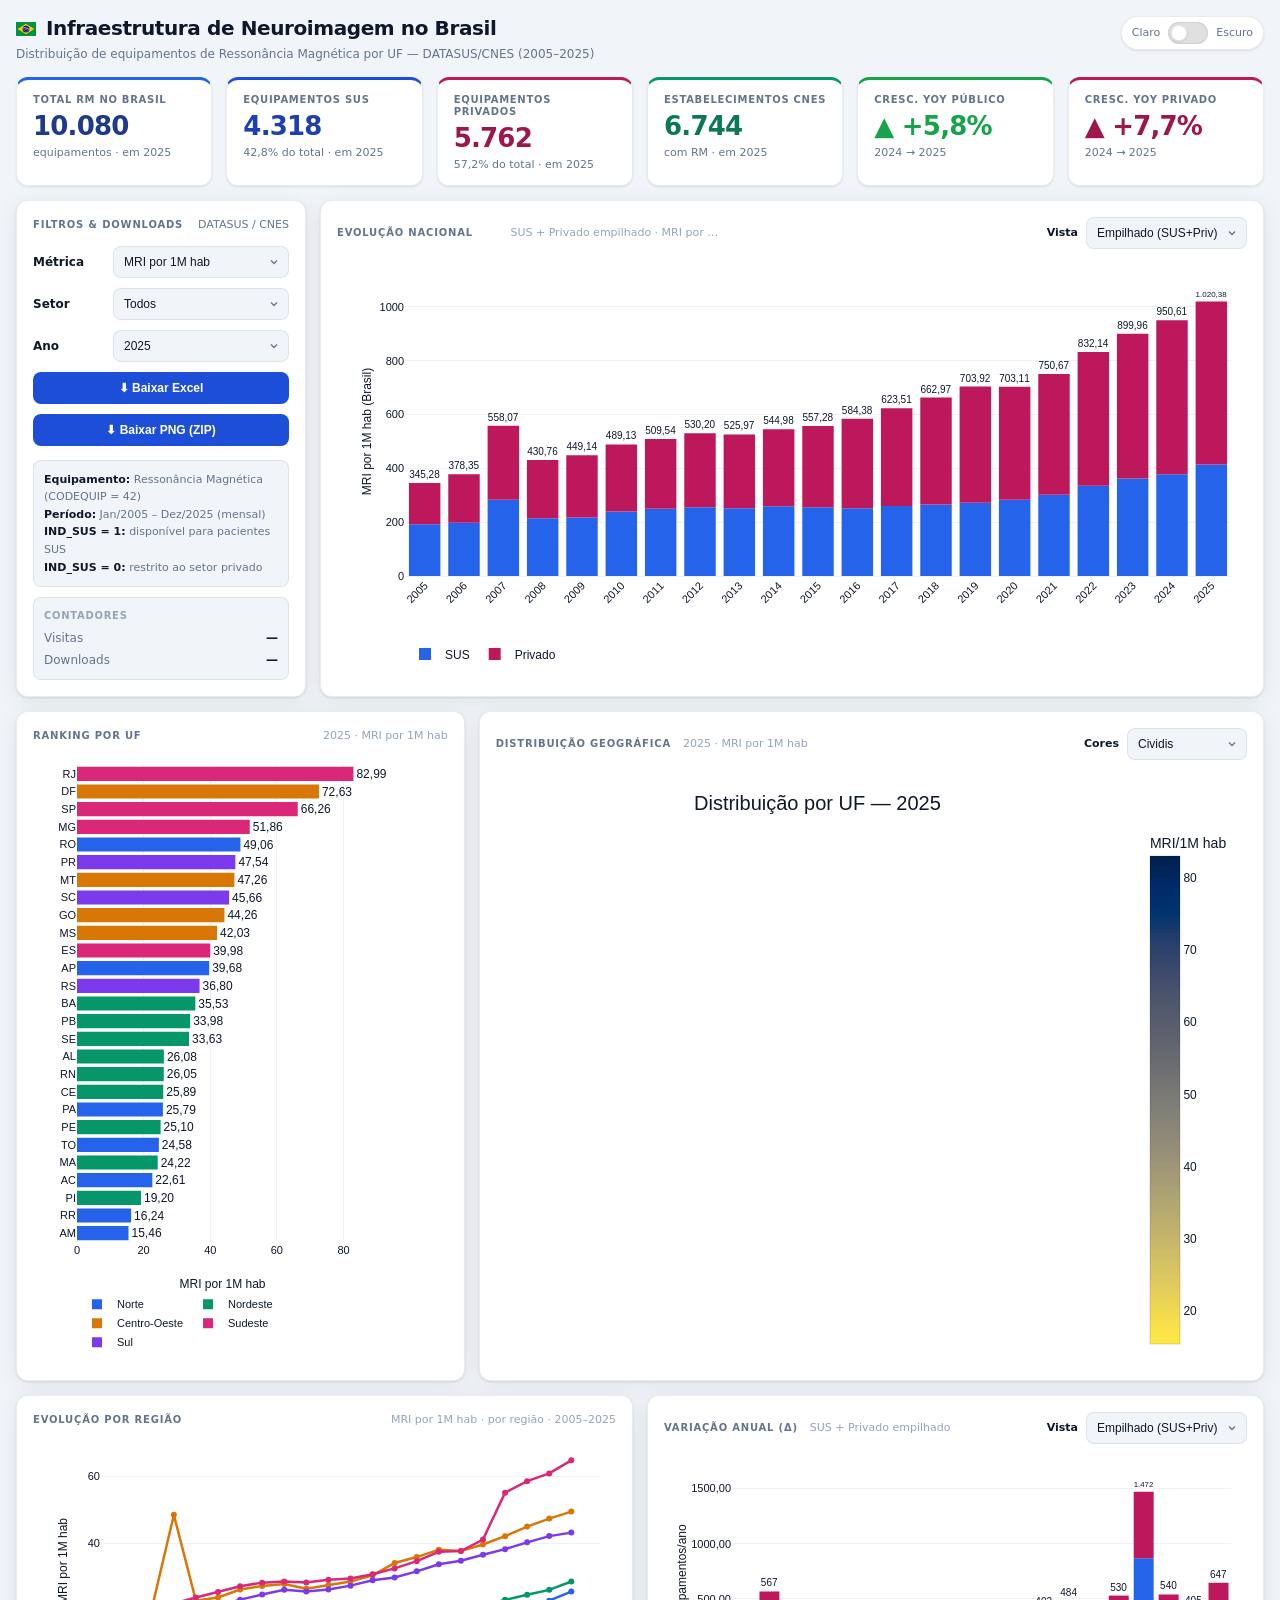
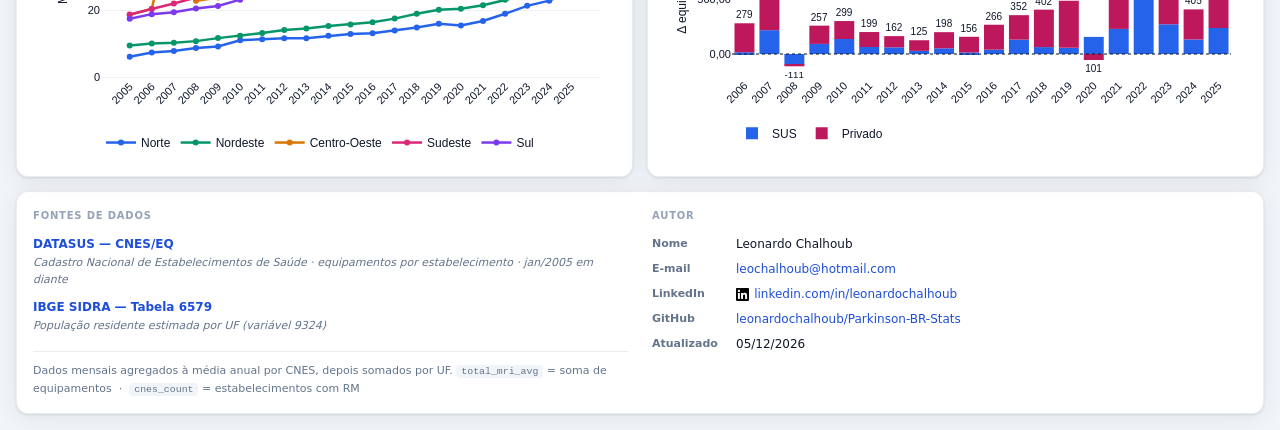
<file: docs/index.html>
<!doctype html>
<html lang="pt-BR">
  <head>
    <meta charset="UTF-8" />
    <meta name="viewport" content="width=device-width, initial-scale=1.0" />
    <title>Parkinson BR — Infraestrutura de Neuroimagem</title>
    <link rel="stylesheet" href="./styles.css" />
    <script src="https://cdn.plot.ly/plotly-2.35.2.min.js"></script>
    <script src="./vendor-xlsx.full.min.js"></script>
    <script src="./vendor-jszip.min.js"></script>
  </head>
  <body>
    <div class="container">

      <!-- ── Header ───────────────────────────────────────────────────── -->
      <header class="header">
        <div class="headerLeft">
          <div class="titleRow">
            <img class="brFlag" src="./brazil-flag.svg" alt="Brasil" />
            <h1 class="title">Infraestrutura de Neuroimagem no Brasil</h1>
          </div>
          <p class="subtitle">
            Distribuição de equipamentos de Ressonância Magnética por UF &mdash; DATASUS/CNES (2005–2025)
          </p>
        </div>
        <div class="themeToggle">
          <span class="kicker">Claro</span>
          <label class="switch" title="Alternar tema">
            <input id="toggleDark" type="checkbox" />
            <span class="slider"></span>
          </label>
          <span class="kicker">Escuro</span>
        </div>
      </header>

      <!-- ── KPI cards ─────────────────────────────────────────────────── -->
      <div id="kpiRow" class="kpiRow"></div>

      <!-- ── Main layout ───────────────────────────────────────────────── -->
      <div class="layout">

        <!-- Row 1: Filters + yearly stacked bar -->
        <div class="row row1">

          <div class="panel filtersPanel">
            <div class="panelHead">
              <span class="panelLabel">Filtros &amp; Downloads</span>
              <span class="kicker">DATASUS / CNES</span>
            </div>

            <div class="controls">
              <div class="control">
                <label for="metric">Métrica</label>
                <select id="metric">
                  <option value="mri_per_capita_scaled" selected>MRI por 1M hab</option>
                  <option value="total_mri_avg">Total MRI/ano</option>
                </select>
              </div>

              <div class="control">
                <label for="setor">Setor</label>
                <select id="setor">
                  <option value="todos" selected>Todos</option>
                  <option value="sus">Público (SUS)</option>
                  <option value="privado">Privado</option>
                </select>
              </div>

              <div class="control">
                <label for="year">Ano</label>
                <select id="year">
                  <option value="AGG">Média 2005–2025</option>
                </select>
              </div>

              <div class="control">
                <button id="downloadXlsx" class="primary" type="button">⬇ Baixar Excel</button>
              </div>

              <div class="control">
                <button id="downloadAllPng" class="primary" type="button">⬇ Baixar PNG (ZIP)</button>
              </div>

              <div class="metaBlock">
                <b>Equipamento:</b> Ressonância Magnética (CODEQUIP = 42)<br />
                <b>Período:</b> Jan/2005 – Dez/2025 (mensal)<br />
                <b>IND_SUS = 1:</b> disponível para pacientes SUS<br />
                <b>IND_SUS = 0:</b> restrito ao setor privado
              </div>

              <div class="countersBox">
                <div class="countersLabel">Contadores</div>
                <div class="counterRow"><span>Visitas</span> <b id="visitCount">—</b></div>
                <div class="counterRow"><span>Downloads</span> <b id="downloadCount">—</b></div>
              </div>
            </div>
          </div>

          <!-- Yearly bar (stacked SUS + Privado when setor = todos) -->
          <div class="panel">
            <div class="mapTopBar">
              <div class="panelHead" style="margin-bottom:0">
                <span class="panelLabel">Evolução Nacional</span>
                <span id="barSubtitle" class="panelSub"></span>
              </div>
              <div class="mapControls">
                <label for="barView">Vista</label>
                <select id="barView">
                  <option value="stacked" selected>Empilhado (SUS+Priv)</option>
                  <option value="todos">Total combinado</option>
                  <option value="sus">Público (SUS)</option>
                  <option value="privado">Privado</option>
                </select>
              </div>
            </div>
            <div id="barWrap"></div>
          </div>
        </div>

        <!-- Row 2: State ranking + map -->
        <div class="row row2">

          <div class="panel">
            <div class="panelHead">
              <span class="panelLabel">Ranking por UF</span>
              <span id="rankingSubtitle" class="panelSub"></span>
            </div>
            <div id="rankingWrap"></div>
          </div>

          <div class="panel mapPanel">
            <div class="mapTopBar">
              <div class="panelHead" style="margin-bottom:0">
                <span class="panelLabel">Distribuição Geográfica</span>
                <span id="mapSubtitle" class="panelSub"></span>
              </div>
              <div class="mapControls">
                <label for="colorscale">Cores</label>
                <select id="colorscale">
                  <option value="Cividis" selected>Cividis</option>
                  <option value="Viridis">Viridis</option>
                  <option value="Blues">Blues</option>
                  <option value="Greens">Greens</option>
                  <option value="Greys">Greys</option>
                  <option value="YlGnBu">YlGnBu</option>
                  <option value="YlOrRd">YlOrRd</option>
                  <option value="Magma">Magma</option>
                </select>
              </div>
            </div>
            <div id="mapWrap"></div>
          </div>
        </div>

        <!-- Row 3: Region line + YoY delta -->
        <div class="row row3">

          <div class="panel">
            <div class="panelHead">
              <span class="panelLabel">Evolução por Região</span>
              <span id="regionSubtitle" class="panelSub"></span>
            </div>
            <div id="regionWrap"></div>
          </div>

          <div class="panel">
            <div class="mapTopBar">
              <div class="panelHead" style="margin-bottom:0">
                <span class="panelLabel">Variação Anual (Δ)</span>
                <span id="deltaSubtitle" class="panelSub"></span>
              </div>
              <div class="mapControls">
                <label for="deltaView">Vista</label>
                <select id="deltaView">
                  <option value="stacked" selected>Empilhado (SUS+Priv)</option>
                  <option value="todos">Total combinado</option>
                  <option value="sus">Público (SUS)</option>
                  <option value="privado">Privado</option>
                </select>
              </div>
            </div>
            <div id="deltaWrap"></div>
          </div>

        </div>

        <!-- Status overlays -->
        <div id="error" class="panel" style="display:none; border-color:#fca5a5; background:#fff1f2"></div>
        <div id="loading" style="display:none; padding: 10px 0; font-size: 13px; color: var(--muted)">Carregando…</div>
        <div id="zipProgress" class="panel" style="display:none; margin-top:4px">
          <span class="kicker">Gerando ZIP…</span>
          <div style="display:flex; gap:12px; align-items:center">
            <progress id="zipProgressBar" max="100" value="0" style="flex:1"></progress>
            <span id="zipProgressText" class="kicker" style="min-width:50px; text-align:right">0%</span>
          </div>
        </div>

      </div><!-- /.layout -->

      <!-- ── Footer ───────────────────────────────────────────────────── -->
      <footer class="footer panel">

        <!-- Left: data sources -->
        <div class="footerSection">
          <div class="footerHeading">Fontes de dados</div>

          <div class="footerSource">
            <a href="https://datasus.saude.gov.br/transferencia-de-arquivos/" target="_blank" rel="noreferrer">
              DATASUS — CNES/EQ
            </a>
            <span class="footerDesc">Cadastro Nacional de Estabelecimentos de Saúde · equipamentos por estabelecimento · jan/2005 em diante</span>
          </div>

          <div class="footerSource">
            <a href="https://sidra.ibge.gov.br/tabela/6579" target="_blank" rel="noreferrer">
              IBGE SIDRA — Tabela 6579
            </a>
            <span class="footerDesc">População residente estimada por UF (variável 9324)</span>
          </div>

          <div class="footerNote">
            Dados mensais agregados à média anual por CNES, depois somados por UF.
            <code>total_mri_avg</code> = soma de equipamentos &nbsp;·&nbsp; <code>cnes_count</code> = estabelecimentos com RM
          </div>
        </div>

        <!-- Right: author -->
        <div class="footerSection">
          <div class="footerHeading">Autor</div>
          <div class="footerMeta">
            <span class="footerKey">Nome</span>
            <span>Leonardo Chalhoub</span>

            <span class="footerKey">E-mail</span>
            <a href="mailto:leochalhoub@hotmail.com">leochalhoub@hotmail.com</a>

            <span class="footerKey">LinkedIn</span>
            <span class="linkedinBlock">
              <img class="linkedinIcon linkedinIconLight" src="./linkedin-blue.svg" alt="LinkedIn" />
              <img class="linkedinIcon linkedinIconDark"  src="./linkedin-white.svg" alt="LinkedIn" />
              <a href="https://www.linkedin.com/in/leonardochalhoub/" target="_blank" rel="noreferrer">
                linkedin.com/in/leonardochalhoub
              </a>
            </span>

            <span class="footerKey">GitHub</span>
            <a href="https://github.com/leonardochalhoub/Parkinson-BR-Stats" target="_blank" rel="noreferrer">
              leonardochalhoub/Parkinson-BR-Stats
            </a>

            <span class="footerKey">Atualizado</span>
            <span id="buildDate"></span>
          </div>
        </div>

      </footer>

    </div><!-- /.container -->

    <script>window.COUNTERS_API_BASE = "https://parkinson-br-counters.leonardochalhoub.workers.dev";</script>
    <script src="./app.js?v=v3"></script>
  </body>
</html>
</file>
<file: docs/styles.css>
/* ── Design tokens ───────────────────────────────────────────────────────── */
:root {
  --bg:        #f1f5f9;
  --panel:     #ffffff;
  --border:    rgba(15, 23, 42, 0.08);
  --text:      #0f172a;
  --muted:     #64748b;
  --faint:     #94a3b8;

  --sus:       #1d4ed8;
  --sus-bg:    #eff6ff;
  --priv:      #be185d;
  --priv-bg:   #fdf2f8;

  --shadow-sm: 0 1px 3px rgba(15,23,42,0.07), 0 1px 2px rgba(15,23,42,0.04);
  --shadow:    0 4px 24px rgba(15,23,42,0.07);
  --radius:    12px;
  --gap:       14px;
}

body.dark {
  --bg:        #0d1117;
  --panel:     #161b22;
  --border:    rgba(255,255,255,0.08);
  --text:      #e2e8f0;
  --muted:     #94a3b8;
  --faint:     #475569;

  --sus:       #60a5fa;
  --sus-bg:    rgba(96,165,250,0.1);
  --priv:      #f472b6;
  --priv-bg:   rgba(244,114,182,0.1);

  --shadow-sm: 0 1px 3px rgba(0,0,0,0.4);
  --shadow:    0 4px 24px rgba(0,0,0,0.4);
}

/* ── Reset & base ────────────────────────────────────────────────────────── */
*, *::before, *::after { box-sizing: border-box; }

body {
  font-family: system-ui, -apple-system, "Segoe UI", Roboto, Ubuntu, Cantarell, sans-serif;
  margin: 0;
  background: var(--bg);
  color: var(--text);
  font-size: 14px;
  line-height: 1.5;
  -webkit-font-smoothing: antialiased;
}

/* ── Container ───────────────────────────────────────────────────────────── */
.container {
  max-width: 1440px;
  margin: 0 auto;
  padding: 16px;
}

/* ── Header ──────────────────────────────────────────────────────────────── */
.header {
  display: flex;
  align-items: flex-start;
  justify-content: space-between;
  gap: 16px;
  margin-bottom: var(--gap);
}

.headerLeft { flex: 1; min-width: 0; }

h1.title {
  margin: 0;
  font-size: 20px;
  font-weight: 700;
  letter-spacing: -0.02em;
  line-height: 1.25;
}

.titleRow {
  display: flex;
  align-items: center;
  gap: 10px;
}

.brFlag {
  height: 1em;
  width: auto;
  flex: 0 0 auto;
  vertical-align: -0.12em;
}

.subtitle {
  margin: 4px 0 0;
  font-size: 12px;
  color: var(--muted);
}

/* ── Theme toggle ────────────────────────────────────────────────────────── */
.themeToggle {
  display: inline-flex;
  align-items: center;
  gap: 8px;
  padding: 5px 10px;
  border: 1px solid var(--border);
  border-radius: 999px;
  background: var(--panel);
  box-shadow: var(--shadow-sm);
  white-space: nowrap;
  flex-shrink: 0;
}

.themeToggle .kicker { font-size: 11px; }

.switch {
  position: relative;
  display: inline-block;
  width: 40px;
  height: 22px;
  flex-shrink: 0;
}

.switch input { opacity: 0; width: 0; height: 0; }

.slider {
  position: absolute;
  inset: 0;
  cursor: pointer;
  background: rgba(0,0,0,0.12);
  border: 1px solid var(--border);
  border-radius: 999px;
  transition: background 0.2s;
}

.slider::before {
  content: "";
  position: absolute;
  height: 16px;
  width: 16px;
  left: 2px;
  top: 50%;
  transform: translateY(-50%);
  background: var(--panel);
  border: 1px solid var(--border);
  border-radius: 999px;
  box-shadow: var(--shadow-sm);
  transition: transform 0.2s;
}

.switch input:checked + .slider { background: var(--sus); border-color: transparent; }
.switch input:checked + .slider::before { transform: translate(18px, -50%); }

/* ── KPI row ─────────────────────────────────────────────────────────────── */
.kpiRow {
  display: grid;
  grid-template-columns: repeat(6, 1fr);
  gap: var(--gap);
  margin-bottom: var(--gap);
}

.kpiCard {
  background: var(--panel);
  border: 1px solid var(--border);
  border-top: 3px solid var(--card-color, var(--sus));
  border-radius: var(--radius);
  padding: 14px 16px 12px;
  box-shadow: var(--shadow-sm);
  display: flex;
  flex-direction: column;
  gap: 2px;
}

.kpiLabel {
  font-size: 10px;
  font-weight: 600;
  letter-spacing: 0.07em;
  text-transform: uppercase;
  color: var(--muted);
  line-height: 1.2;
}

.kpiValue {
  font-size: 26px;
  font-weight: 700;
  letter-spacing: -0.03em;
  line-height: 1.1;
  margin: 4px 0 2px;
}

.kpiSub {
  font-size: 11px;
  color: var(--muted);
  font-weight: 500;
}

/* ── Panel ───────────────────────────────────────────────────────────────── */
.panel {
  background: var(--panel);
  border: 1px solid var(--border);
  border-radius: var(--radius);
  padding: 16px;
  box-shadow: var(--shadow-sm), var(--shadow);
  display: flex;
  flex-direction: column;
}

/* ── Panel header (label + subtitle above charts) ────────────────────────── */
.panelHead {
  display: flex;
  align-items: baseline;
  justify-content: space-between;
  gap: 12px;
  margin-bottom: 12px;
  flex-shrink: 0;
}

.panelLabel {
  font-size: 10px;
  font-weight: 700;
  letter-spacing: 0.08em;
  text-transform: uppercase;
  color: var(--muted);
}

.panelSub {
  font-size: 11px;
  color: var(--faint);
  font-weight: 500;
  white-space: nowrap;
  overflow: hidden;
  text-overflow: ellipsis;
  max-width: 55%;
  text-align: right;
}

/* ── Layout: 3-row grid ──────────────────────────────────────────────────── */
.layout {
  display: flex;
  flex-direction: column;
  gap: var(--gap);
}

.row {
  display: grid;
  gap: var(--gap);
  align-items: start;
}

/* Row 1: filters (fixed) + yearly bar — stretch so both panels are the same height */
.row1 {
  grid-template-columns: 290px 1fr;
  align-items: stretch;
}

/* Row 2: state ranking + dominant map */
.row2 {
  grid-template-columns: 1fr 1.75fr;
  align-items: stretch;
}

/* ── Filters panel ───────────────────────────────────────────────────────── */
.filtersPanel { /* stretches with the row */ }

.controls {
  display: flex;
  flex-direction: column;
  gap: 10px;
  align-items: stretch;
}

.control {
  display: grid;
  grid-template-columns: 72px 1fr;
  gap: 8px;
  align-items: center;
}

.control button { grid-column: 1 / -1; }

label {
  display: block;
  font-size: 12px;
  font-weight: 600;
  color: var(--text);
}

select {
  width: 100%;
  min-width: 0;
  padding: 6px 10px;
  height: 32px;
  border-radius: 8px;
  border: 1px solid var(--border);
  background: var(--bg);
  color: var(--text);
  font-size: 12px;
  outline: none;
  cursor: pointer;
  appearance: none;
  background-image: url("data:image/svg+xml,%3Csvg xmlns='http://www.w3.org/2000/svg' width='12' height='12' viewBox='0 0 24 24' fill='none' stroke='%2364748b' stroke-width='2.5'%3E%3Cpolyline points='6 9 12 15 18 9'%3E%3C/polyline%3E%3C/svg%3E");
  background-repeat: no-repeat;
  background-position: right 8px center;
  padding-right: 28px;
}

select:focus {
  border-color: var(--sus);
  box-shadow: 0 0 0 3px rgba(29,78,216,0.12);
}

button {
  height: 32px;
  padding: 0 14px;
  border-radius: 8px;
  border: 1px solid var(--border);
  background: var(--panel);
  color: var(--text);
  font-size: 12px;
  font-weight: 600;
  cursor: pointer;
  transition: border-color 0.15s, box-shadow 0.15s;
  white-space: nowrap;
}

button:hover { border-color: var(--sus); box-shadow: 0 0 0 3px rgba(29,78,216,0.08); }
button:active { transform: translateY(1px); }

button.primary {
  background: var(--sus);
  border-color: transparent;
  color: #fff;
}

body.dark button.primary { background: #1e40af; }

button.primary:hover { filter: brightness(1.1); box-shadow: none; }

/* ── Meta / source block ─────────────────────────────────────────────────── */
.metaBlock {
  margin-top: 4px;
  padding: 10px;
  border-radius: 8px;
  background: var(--bg);
  border: 1px solid var(--border);
  font-size: 11px;
  line-height: 1.6;
  color: var(--muted);
}

.metaBlock b { color: var(--text); }

/* ── Counters box ────────────────────────────────────────────────────────── */
.countersBox {
  padding: 10px;
  border-radius: 8px;
  background: var(--bg);
  border: 1px solid var(--border);
  font-size: 11px;
  color: var(--muted);
}

.countersLabel {
  font-size: 10px;
  font-weight: 700;
  text-transform: uppercase;
  letter-spacing: 0.07em;
  color: var(--faint);
  margin-bottom: 6px;
}

.counterRow {
  display: flex;
  justify-content: space-between;
  margin-top: 4px;
  font-size: 12px;
}

.counterRow b { color: var(--text); }

/* ── Map controls ────────────────────────────────────────────────────────── */
.mapTopBar {
  display: flex;
  align-items: center;
  justify-content: space-between;
  gap: 12px;
  margin-bottom: 10px;
  flex-shrink: 0;
}

.mapControls {
  display: inline-flex;
  align-items: center;
  gap: 8px;
}

.mapControls label { font-size: 11px; white-space: nowrap; }
.mapControls select { width: auto; min-width: 120px; }

/* Row 3: region + delta side by side */
.row3 {
  grid-template-columns: 1fr 1fr;
  align-items: stretch;
}

/* ── Chart wraps (min-heights for each chart slot) ───────────────────────── */
#barWrap      { flex: 1 1 auto; min-height: clamp(300px, 38vh, 480px); }
#rankingWrap  { flex: 1 1 auto; min-height: clamp(540px, 66vh, 820px); }
#mapWrap      { flex: 1 1 auto; min-height: clamp(540px, 66vh, 820px); }
#regionWrap   { flex: 1 1 auto; min-height: clamp(280px, 34vh, 440px); }
#deltaWrap    { flex: 1 1 auto; min-height: clamp(280px, 34vh, 440px); }

/* ── Sector badge ────────────────────────────────────────────────────────── */
.badge {
  display: inline-flex;
  align-items: center;
  gap: 5px;
  font-size: 11px;
  font-weight: 600;
  padding: 2px 8px;
  border-radius: 999px;
}
.badge.sus  { background: var(--sus-bg);  color: var(--sus);  }
.badge.priv { background: var(--priv-bg); color: var(--priv); }

/* ── Shared text utils ───────────────────────────────────────────────────── */
.kicker { font-size: 11px; color: var(--muted); }
.muted  { color: var(--muted); font-size: 12px; }

a { color: var(--sus); text-decoration: none; }
a:hover { text-decoration: underline; }
body.dark a { color: #93c5fd; }

code {
  background: var(--bg);
  padding: 1px 5px;
  border-radius: 4px;
  font-size: 0.9em;
}

/* ── Footer ──────────────────────────────────────────────────────────────── */
.footer {
  margin-top: var(--gap);
  display: grid;
  grid-template-columns: 1fr 1fr;
  gap: 24px;
  align-items: start;
}

.footerSection {
  display: flex;
  flex-direction: column;
  gap: 0;
}

.footerHeading {
  font-size: 10px;
  font-weight: 700;
  letter-spacing: 0.08em;
  text-transform: uppercase;
  color: var(--faint);
  margin-bottom: 12px;
}

/* Each source entry: link on top, description below */
.footerSource {
  display: flex;
  flex-direction: column;
  gap: 2px;
  margin-bottom: 10px;
}

.footerSource a {
  font-size: 12px;
  font-weight: 600;
}

.footerDesc {
  font-size: 11px;
  color: var(--muted);
  font-style: italic;
  line-height: 1.5;
}

.footerNote {
  margin-top: 6px;
  font-size: 11px;
  color: var(--muted);
  line-height: 1.6;
  padding-top: 10px;
  border-top: 1px solid var(--border);
}

/* Author: 2-col grid aligns keys with values */
.footerMeta {
  display: grid;
  grid-template-columns: 72px 1fr;
  gap: 7px 12px;
  align-items: center;
  font-size: 12px;
  color: var(--text);
}

.footerKey {
  font-size: 11px;
  font-weight: 600;
  color: var(--muted);
  white-space: nowrap;
}

/* LinkedIn icon */
.linkedinBlock { display: inline-flex; align-items: center; gap: 5px; }
.linkedinIcon  { width: 1.1em; height: 1.1em; flex-shrink: 0; vertical-align: -0.1em; }
.linkedinIconLight { display: inline-block; }
.linkedinIconDark  { display: none; }
body.dark .linkedinIconLight { display: none; }
body.dark .linkedinIconDark  { display: inline-block; }

/* ── Progress bar ────────────────────────────────────────────────────────── */
#zipProgress .kicker { margin-bottom: 8px; display: block; }

/* ── Responsive ──────────────────────────────────────────────────────────── */

/* ── Wide tablets ────────────────────────────────────────────────────────── */
@media (max-width: 1200px) {
  .row2 { grid-template-columns: 1fr 1.5fr; }
  .kpiRow { grid-template-columns: repeat(3, 1fr); }
}

/* ── Narrow tablets / landscape phones ───────────────────────────────────── */
@media (max-width: 1000px) {
  .row1 { grid-template-columns: 260px 1fr; }
  .row2 { grid-template-columns: 1fr; align-items: start; }
  .row3 { grid-template-columns: 1fr; }

  #mapWrap     { min-height: clamp(380px, 54vh, 600px); }
  #rankingWrap { min-height: clamp(380px, 54vh, 600px); }
}

/* ── Portrait tablets / large phones ─────────────────────────────────────── */
@media (max-width: 720px) {
  :root { --gap: 10px; }

  .container { padding: 12px; }
  .panel     { padding: 12px; }

  .row1  { grid-template-columns: 1fr; }
  .row3  { grid-template-columns: 1fr; }
  .kpiRow { grid-template-columns: repeat(2, 1fr); }
  .footer { grid-template-columns: 1fr; }

  /* Chart heights — tighter on a phone screen */
  #barWrap     { min-height: clamp(240px, 36vh, 380px); }
  #rankingWrap { min-height: clamp(320px, 48vh, 520px); }
  #mapWrap     { min-height: clamp(320px, 48vh, 520px); }
  #regionWrap  { min-height: clamp(220px, 34vh, 360px); }
  #deltaWrap   { min-height: clamp(220px, 34vh, 360px); }

  /* Allow subtitle to wrap instead of overflowing */
  .panelSub { white-space: normal; max-width: 60%; }

  /* mapTopBar: allow wrapping when title + control don't fit */
  .mapTopBar { flex-wrap: wrap; }
}

/* ── Smartphones (portrait) ──────────────────────────────────────────────── */
@media (max-width: 480px) {
  :root { --gap: 8px; }

  .container { padding: 10px; }
  .panel     { padding: 10px; }

  /* Header: stack title and toggle vertically */
  .header { flex-direction: column; gap: 8px; }
  .themeToggle { align-self: flex-start; }

  h1.title  { font-size: 17px; }
  .subtitle { font-size: 11px; }

  /* KPI cards */
  .kpiRow    { grid-template-columns: 1fr 1fr; }
  .kpiValue  { font-size: 20px; }
  .kpiLabel  { font-size: 9px; }
  .kpiSub    { font-size: 10px; }
  .kpiCard   { padding: 10px 12px 8px; }

  /* Chart heights — compact on small phones */
  #barWrap     { min-height: clamp(200px, 34vh, 340px); }
  #rankingWrap { min-height: clamp(280px, 44vh, 480px); }
  #mapWrap     { min-height: clamp(280px, 44vh, 480px); }
  #regionWrap  { min-height: clamp(200px, 32vh, 320px); }
  #deltaWrap   { min-height: clamp(200px, 32vh, 320px); }

  /* mapTopBar: stack panel label above the control row */
  .mapTopBar { flex-direction: column; align-items: flex-start; gap: 6px; }
  .mapControls { align-self: stretch; }
  .mapControls select { width: 100%; min-width: 0; }

  /* panelSub: allow wrapping, left-aligned */
  .panelSub { white-space: normal; max-width: 100%; text-align: left; }

  /* Footer author grid: narrower key column */
  .footerMeta { grid-template-columns: 58px 1fr; }
}

/* ── Very small phones (≤ 360px) ─────────────────────────────────────────── */
@media (max-width: 360px) {
  h1.title { font-size: 15px; }
  .kpiValue { font-size: 18px; }
  .kpiRow { gap: 6px; }
}
</file>
